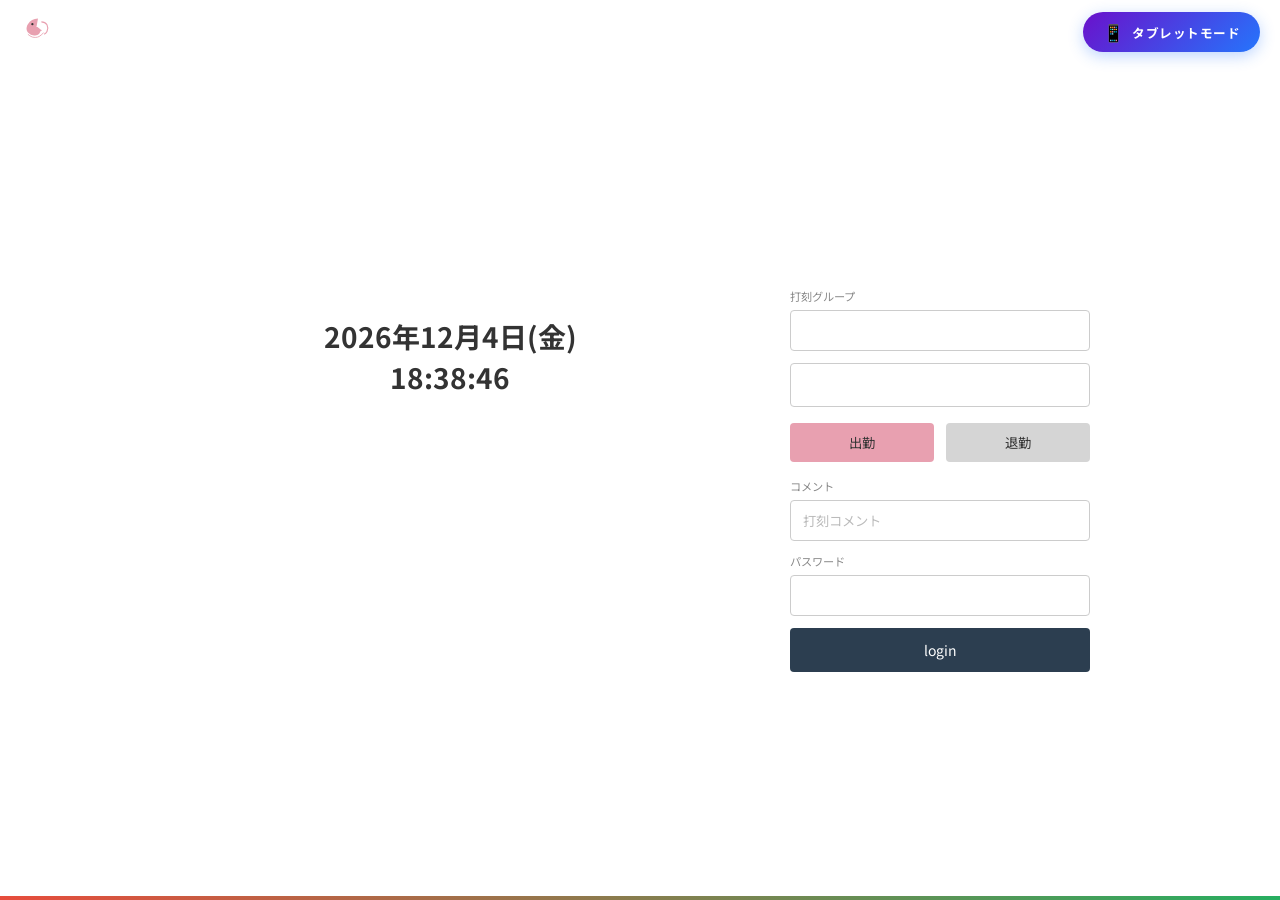
<file: index.html>
<!DOCTYPE html>
<html lang="ja">

<head>
  <meta charset="UTF-8">
  <meta name="viewport" content="width=device-width, initial-scale=1.0">
  <title>勤怠システム - 打刻・ログイン</title>
  <meta name="description" content="勤怠管理システム - 打刻・ログイン画面">
  <link rel="preconnect" href="https://fonts.googleapis.com">
  <link rel="preconnect" href="https://fonts.gstatic.com" crossorigin>
  <link href="https://fonts.googleapis.com/css2?family=Noto+Sans+JP:wght@400;500;700&display=swap" rel="stylesheet">
  <link rel="stylesheet" href="css/style.css">
</head>

<body>
  <div class="login-page">
    <!-- Logo & Mode Toggles -->
    <div style="padding: 12px 20px; display: flex; justify-content: space-between; align-items: center;">
      <img src="assets/logo.svg" alt="Logo" style="width: 36px; height: 36px;">
      <div class="mode-toggles">
        <button class="btn btn-tablet-mode" id="btnTabletMode" onclick="toggleTabletMode()">
          <span class="icon">📱</span>
          <span>タブレットモード</span>
        </button>
        <button class="btn btn-pc-mode" id="btnPcMode" onclick="switchToPcMode()" style="display: none;">
          <span class="icon">💻</span>
          <span>PCモード</span>
        </button>
      </div>
    </div>

    <!-- Main Content -->
    <div class="login-container">
      <div class="login-content">
        <!-- Left: Clock Display -->
        <div class="login-left">
          <div class="clock-display">
            <div class="date" id="currentDate">2026年2月20日(金)</div>
            <div class="time" id="currentTime">12:05:41</div>
          </div>
        </div>

        <!-- Right: Form -->
        <div class="login-right">
          <!-- 打刻グループ -->
          <div class="form-group">
            <label>打刻グループ</label>
            <input type="text" class="form-input" id="clockGroup" placeholder="">
          </div>

          <!-- 社員番号 -->
          <div class="form-group">
            <input type="text" class="form-input" id="employeeId" placeholder=""
              style="text-align: center; font-size: 1.1rem;">
          </div>

          <!-- 出勤・退勤ボタン -->
          <div class="clock-buttons">
            <button class="btn btn-pink" id="btnClockIn" onclick="handleClockIn()">出勤</button>
            <button class="btn btn-pink" id="btnClockOut" onclick="handleClockOut()"
              style="background-color: #d5d5d5;">退勤</button>
          </div>

          <!-- コメント -->
          <div class="form-group">
            <label>コメント</label>
            <input type="text" class="form-input" id="clockComment" placeholder="打刻コメント">
          </div>

          <!-- パスワード -->
          <div class="form-group">
            <label>パスワード</label>
            <input type="password" class="form-input" id="password">
          </div>

          <!-- ログインボタン -->
          <button class="btn btn-login" id="btnLogin" onclick="handleLogin()">login</button>
        </div>
      </div>
    </div>

    <!-- Footer Line -->
    <div class="login-footer"></div>
  </div>

  <!-- Toast -->
  <div class="toast" id="toast"></div>

  <script src="js/app.js"></script>
  <script src="js/clock.js"></script>
</body>

</html>
</file>
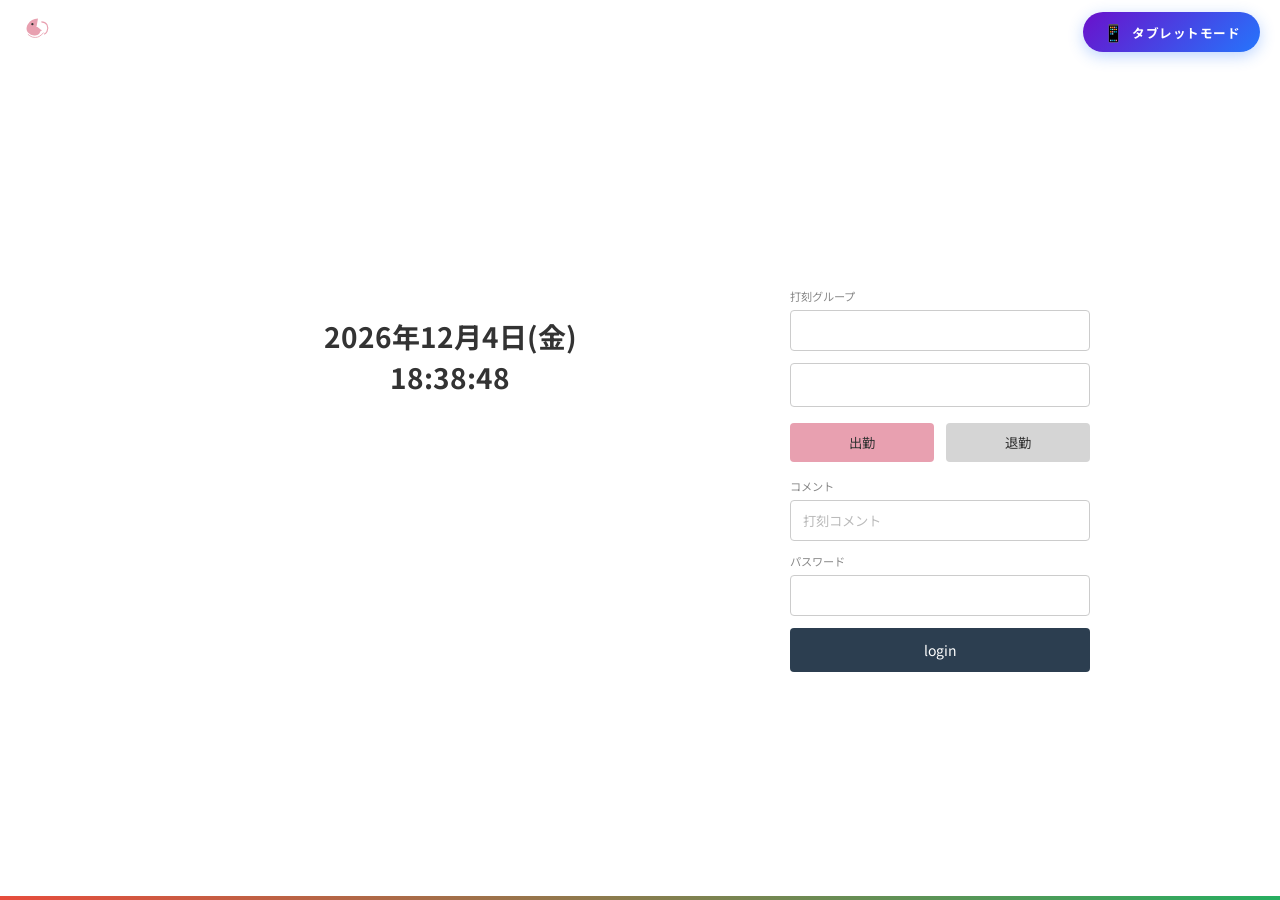
<file: attendance.html>
<!DOCTYPE html>
<html lang="ja">

<head>
    <meta charset="UTF-8">
    <meta name="viewport" content="width=device-width, initial-scale=1.0">
    <title>勤怠システム - 勤怠一覧</title>
    <meta name="description" content="勤怠管理システム - 月次勤怠一覧画面">
    <link rel="preconnect" href="https://fonts.googleapis.com">
    <link rel="preconnect" href="https://fonts.gstatic.com" crossorigin>
    <link href="https://fonts.googleapis.com/css2?family=Noto+Sans+JP:wght@400;500;700&display=swap" rel="stylesheet">
    <link rel="stylesheet" href="css/style.css">
</head>

<body>
    <div class="attendance-page">
        <!-- Header -->
        <header class="header">
            <div class="header-left">
                <img src="assets/logo.svg" alt="Logo" class="logo">
                <div class="nav-menu-wrapper">
                    <span class="grid-icon" onclick="toggleNavMenu()">⠿</span>
                    <div class="nav-popover" id="navPopover">
                        <span class="nav-popover-close" onclick="closeNavMenu()">✕</span>
                        <button class="btn btn-display" onclick="goToTop()">トップ</button>
                    </div>
                </div>
                <div class="group-info">
                    <span>G_表示月</span>
                </div>
                <div class="attendance-toolbar">
                    <div class="month-selector">
                        <input type="month" id="monthSelector" value="2026-02">
                    </div>
                    <button class="btn btn-display" onclick="loadMonthData()">表示</button>
                </div>
            </div>
            <div class="header-right">
                <span class="employee-info" id="employeeNumber">1000105</span>
                <span class="user-name" id="headerUserName">test 太郎</span>
                <button class="btn-logout" onclick="handleLogout()">ログアウト</button>
            </div>
        </header>

        <!-- Summary Section -->
        <div class="summary-section">
            <!-- 勤務日数 -->
            <div class="summary-box">
                <div class="summary-title">勤務日数</div>
                <div class="summary-content">
                    <div class="summary-grid">
                        <div class="summary-item">
                            <span class="item-label">出勤日数</span>
                            <span class="item-value" id="sumWorkDays">3</span>
                        </div>
                        <div class="summary-item">
                            <span class="item-label">欠勤日数</span>
                            <span class="item-value" id="sumAbsentDays">0</span>
                        </div>
                        <div class="summary-item">
                            <span class="item-label">遅刻早退回数</span>
                            <span class="item-value" id="sumLateDays">0</span>
                        </div>
                        <div class="summary-item">
                            <span class="item-label">休日出勤日数</span>
                            <span class="item-value" id="sumHolidayWorkDays">0</span>
                        </div>
                        <div class="summary-item">
                            <span class="item-label">欠勤日数</span>
                            <span class="item-value" id="sumAbsentDays2">0</span>
                        </div>
                        <div class="summary-item">
                            <span class="item-label">有給取得回数</span>
                            <span class="item-value" id="sumPaidLeaveDays">0</span>
                        </div>
                        <div class="summary-item">
                            <span class="item-label">休日日数</span>
                            <span class="item-value" id="sumHolidays">0</span>
                        </div>
                        <div class="summary-item">
                            <span class="item-label">特別休暇取得日数</span>
                            <span class="item-value" id="sumSpecialLeaveDays">0</span>
                        </div>
                    </div>
                </div>
            </div>

            <!-- 勤務時間 -->
            <div class="summary-box">
                <div class="summary-title">勤務時間</div>
                <div class="summary-content">
                    <div class="summary-grid">
                        <div class="summary-item">
                            <span class="item-label">勤務時間</span>
                            <span class="item-value" id="sumWorkHours">00:00</span>
                        </div>
                        <div class="summary-item">
                            <span class="item-label">実労働時間</span>
                            <span class="item-value" id="sumActualHours">00:00</span>
                        </div>
                        <div class="summary-item">
                            <span class="item-label">所定外勤務時間</span>
                            <span class="item-value" id="sumOvertimeHours">00:00</span>
                        </div>
                        <div class="summary-item">
                            <span class="item-label">申請済残業時間</span>
                            <span class="item-value" id="sumApprovedOvertime"></span>
                        </div>
                        <div class="summary-item">
                            <span class="item-label">深夜勤務時間</span>
                            <span class="item-value" id="sumNightHours">07:00</span>
                        </div>
                        <div class="summary-item">
                            <span class="item-label">週超_元年時間</span>
                            <span class="item-value" id="sumWeeklyOvertime"></span>
                        </div>
                        <div class="summary-item">
                            <span class="item-label">休日勤務時間</span>
                            <span class="item-value" id="sumHolidayWorkHours">0</span>
                        </div>
                    </div>
                </div>
            </div>
        </div>

        <!-- Attendance Table -->
        <div class="attendance-table-wrapper">
            <table class="attendance-table" id="attendanceTable">
                <thead>
                    <tr>
                        <th>日付</th>
                        <th>スケジュール</th>
                        <th>業務</th>
                        <th>休日/休暇</th>
                        <th>打刻グループ</th>
                        <th>勤務時間</th>
                        <th>残業時間</th>
                        <th>日次_元年時間</th>
                        <th>出勤コメント</th>
                        <th></th>
                    </tr>
                </thead>
                <tbody id="attendanceBody">
                    <!-- JSで動的に生成 -->
                </tbody>
            </table>
        </div>

        <!-- 編集モーダル -->
        <div class="modal-overlay" id="modalEdit">
            <div class="modal">
                <div class="modal-title">勤怠編集</div>
                <div class="form-group">
                    <label>日付</label>
                    <input type="text" class="form-input" id="editDate" readonly>
                </div>
                <div class="form-group">
                    <label>出勤時刻</label>
                    <input type="time" class="form-input" id="editClockIn">
                </div>
                <div class="form-group">
                    <label>退勤時刻</label>
                    <input type="time" class="form-input" id="editClockOut">
                </div>
                <div class="form-group">
                    <label>業務</label>
                    <input type="text" class="form-input" id="editTask">
                </div>
                <div class="form-group">
                    <label>コメント</label>
                    <textarea class="form-input" id="editComment" rows="2"></textarea>
                </div>
                <div class="modal-actions">
                    <button class="btn btn-cancel" onclick="closeEditModal()">キャンセル</button>
                    <button class="btn btn-submit" onclick="saveEdit()">保存</button>
                </div>
            </div>
        </div>
    </div>

    <!-- Toast -->
    <div class="toast" id="toast"></div>

    <script src="js/app.js"></script>
    <script src="js/attendance.js"></script>
</body>

</html>
</file>
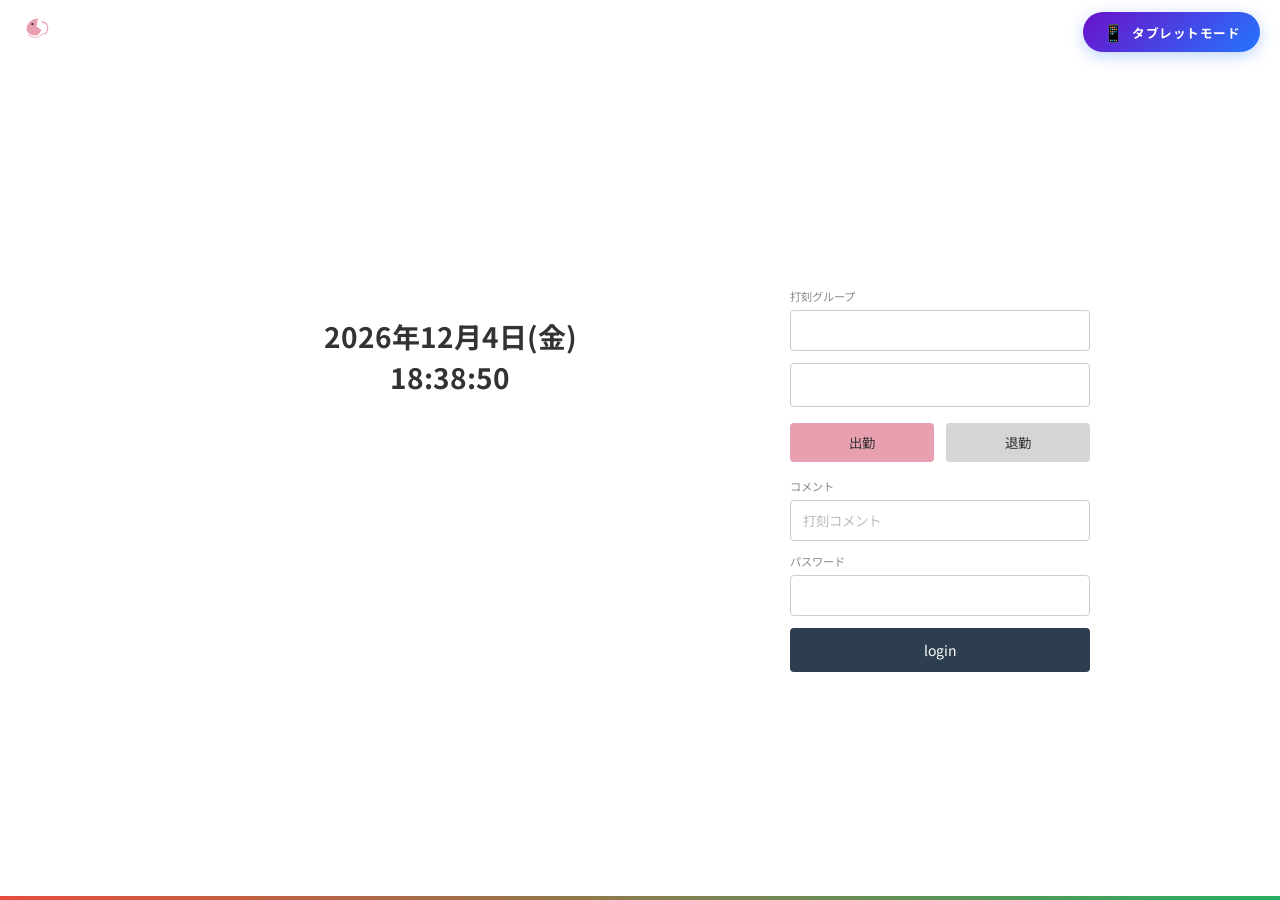
<file: dashboard.html>
<!DOCTYPE html>
<html lang="ja">

<head>
    <meta charset="UTF-8">
    <meta name="viewport" content="width=device-width, initial-scale=1.0">
    <title>勤怠システム - ダッシュボード</title>
    <meta name="description" content="勤怠管理システム - ダッシュボード画面">
    <link rel="preconnect" href="https://fonts.googleapis.com">
    <link rel="preconnect" href="https://fonts.gstatic.com" crossorigin>
    <link href="https://fonts.googleapis.com/css2?family=Noto+Sans+JP:wght@400;500;700&display=swap" rel="stylesheet">
    <link rel="stylesheet" href="css/style.css">
</head>

<body>
    <div class="attendance-page">
        <!-- Header -->
        <header class="header">
            <div class="header-left">
                <img src="assets/logo.svg" alt="Logo" class="logo">
                <div class="nav-menu-wrapper">
                    <span class="grid-icon" onclick="toggleNavMenu()">⠿</span>
                    <div class="nav-popover" id="navPopover">
                        <span class="nav-popover-close" onclick="closeNavMenu()">✕</span>
                        <button class="btn btn-display" onclick="goToTop()">トップ</button>
                    </div>
                </div>
                <div class="group-info">
                    <div class="label">打刻グループ</div>
                    <div id="headerGroupName">さぬき営繕・医務</div>
                </div>
            </div>
            <div class="header-right">
                <span class="admin-link" onclick="goToAdmin()">管理者画面</span>
                <span class="user-name" id="headerUserName">テスト 太郎</span>
                <button class="btn-logout" onclick="handleLogout()">ログアウト</button>
            </div>
        </header>

        <!-- Status Bar -->
        <div class="status-bar off" id="statusBar">勤務外</div>

        <!-- Main Content -->
        <div class="dashboard-main">
            <!-- Left Side -->
            <div class="dashboard-left">
                <!-- Clock -->
                <div class="clock-display" style="margin: 30px 0;">
                    <div class="date" id="currentDate">2026年2月20日(金)</div>
                    <div class="time" id="currentTime">12:06:36</div>
                </div>

                <!-- Schedule Info -->
                <div style="margin-top: 30px;">
                    <div class="info-row">
                        <span class="info-label">スケジュール</span>
                        <div class="info-value">
                            <input type="text" id="scheduleStart" readonly>
                            <span>～</span>
                            <input type="text" id="scheduleEnd" readonly>
                        </div>
                    </div>
                    <div class="info-row">
                        <span class="info-label">実績</span>
                        <div class="info-value">
                            <input type="text" id="actualStart" readonly>
                            <span>～</span>
                            <input type="text" id="actualEnd" readonly>
                        </div>
                    </div>
                </div>

                <!-- 残数 -->
                <div class="section-label" style="margin-top: 30px;">残数</div>
                <div id="remainingInfo" style="padding-left: 10px;">
                    <!-- 残数情報がここに表示される -->
                </div>
            </div>

            <!-- Right Side -->
            <div class="dashboard-right">
                <button class="btn btn-pink" onclick="goToAttendance()">打刻修正申請</button>
                <button class="btn btn-pink" onclick="goToAttendance()">残業申請</button>
                <button class="btn btn-pink" onclick="goToAttendance()">休日出勤申請</button>

                <div style="margin-top: 30px;">
                    <button class="btn btn-pink" onclick="goToRequestList()">申請一覧</button>
                </div>
            </div>
        </div>

        <!-- 打刻修正申請モーダル -->
        <div class="modal-overlay" id="modalCorrection">
            <div class="modal">
                <div class="modal-title">打刻修正申請</div>
                <div class="form-group">
                    <label>対象日</label>
                    <input type="date" class="form-input" id="correctionDate">
                </div>
                <div class="form-group">
                    <label>修正後の出勤時刻</label>
                    <input type="time" class="form-input" id="correctionClockIn">
                </div>
                <div class="form-group">
                    <label>修正後の退勤時刻</label>
                    <input type="time" class="form-input" id="correctionClockOut">
                </div>
                <div class="form-group">
                    <label>理由</label>
                    <textarea class="form-input" id="correctionReason" rows="3" placeholder="修正理由を入力してください"></textarea>
                </div>
                <div class="modal-actions">
                    <button class="btn btn-cancel" onclick="closeModal('correction')">キャンセル</button>
                    <button class="btn btn-submit" onclick="submitCorrection()">申請</button>
                </div>
            </div>
        </div>

        <!-- 残業申請モーダル -->
        <div class="modal-overlay" id="modalOvertime">
            <div class="modal">
                <div class="modal-title">残業申請</div>
                <div class="form-group">
                    <label>対象日</label>
                    <input type="date" class="form-input" id="overtimeDate">
                </div>
                <div class="form-group">
                    <label>予定残業時間</label>
                    <input type="time" class="form-input" id="overtimeHours">
                </div>
                <div class="form-group">
                    <label>理由</label>
                    <textarea class="form-input" id="overtimeReason" rows="3" placeholder="残業理由を入力してください"></textarea>
                </div>
                <div class="modal-actions">
                    <button class="btn btn-cancel" onclick="closeModal('overtime')">キャンセル</button>
                    <button class="btn btn-submit" onclick="submitOvertime()">申請</button>
                </div>
            </div>
        </div>

        <!-- 休日出勤申請モーダル -->
        <div class="modal-overlay" id="modalHoliday">
            <div class="modal">
                <div class="modal-title">休日出勤申請</div>
                <div class="form-group">
                    <label>対象日</label>
                    <input type="date" class="form-input" id="holidayDate">
                </div>
                <div class="form-group">
                    <label>予定勤務時間</label>
                    <div style="display: flex; gap: 8px; align-items: center;">
                        <input type="time" class="form-input" id="holidayStart" style="flex:1">
                        <span>～</span>
                        <input type="time" class="form-input" id="holidayEnd" style="flex:1">
                    </div>
                </div>
                <div class="form-group">
                    <label>理由</label>
                    <textarea class="form-input" id="holidayReason" rows="3" placeholder="休日出勤の理由を入力してください"></textarea>
                </div>
                <div class="modal-actions">
                    <button class="btn btn-cancel" onclick="closeModal('holiday')">キャンセル</button>
                    <button class="btn btn-submit" onclick="submitHoliday()">申請</button>
                </div>
            </div>
        </div>
    </div>

    <!-- Toast -->
    <div class="toast" id="toast"></div>

    <script src="js/app.js"></script>
    <script src="js/dashboard.js"></script>
</body>

</html>
</file>
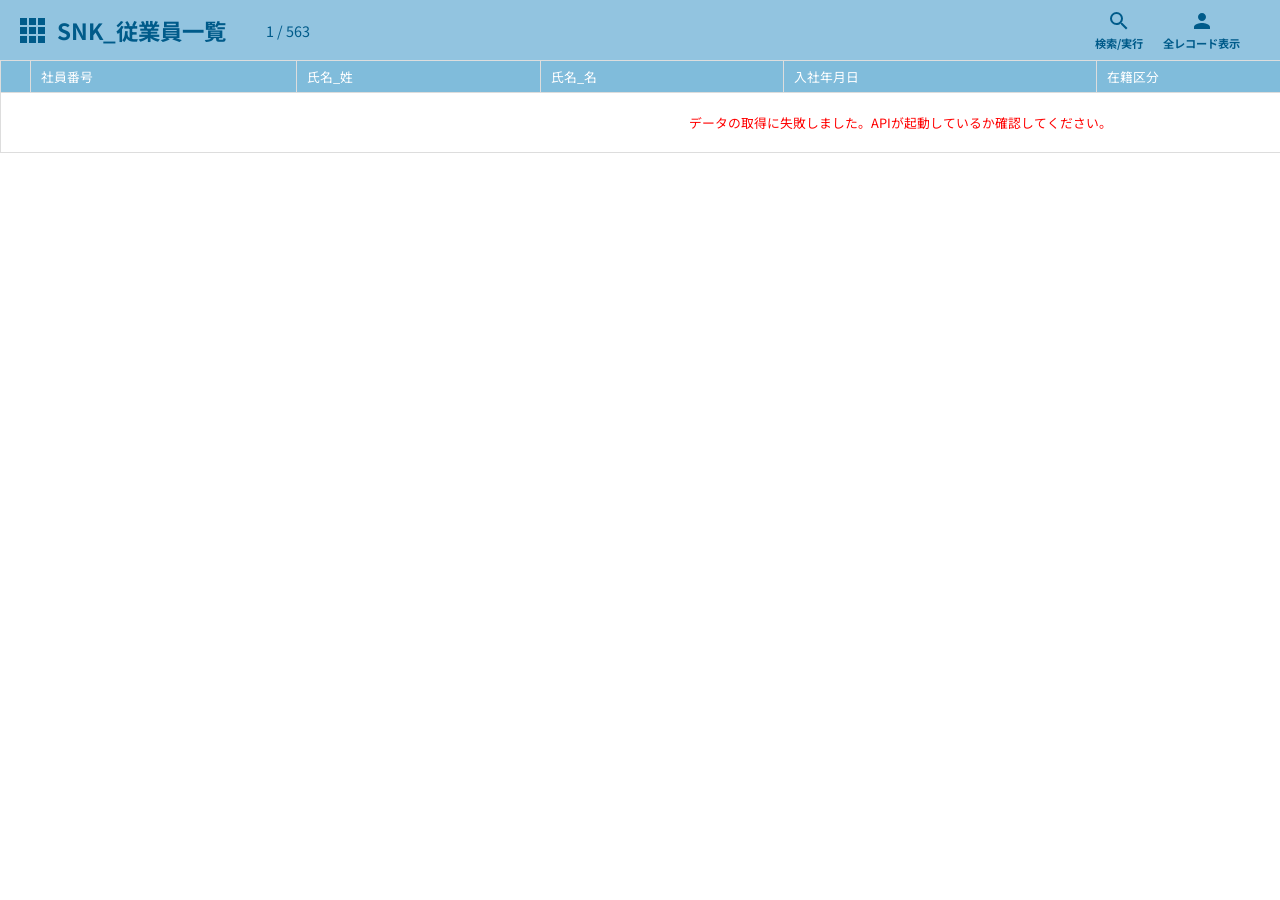
<file: employee-list.html>
<!DOCTYPE html>
<html lang="ja">
<head>
    <meta charset="UTF-8">
    <meta name="viewport" content="width=device-width, initial-scale=1.0">
    <title>SNK_従業員一覧</title>
    <link href="https://fonts.googleapis.com/css2?family=Noto+Sans+JP:wght@400;500;700&display=swap" rel="stylesheet">
    <style>
        :root {
            --primary-blue: #92c4e0;
            --header-dark-blue: #005b8a;
            --text-main: #333;
            --table-header-bg: #80bcdb; /* slightly darker light-blue for table header */
            --border-color: #ddd;
        }

        * {
            box-sizing: border-box;
            margin: 0;
            padding: 0;
        }

        body {
            font-family: 'Noto Sans JP', sans-serif;
            color: var(--text-main);
            background-color: #f5f5f5;
            min-height: 100vh;
            display: flex;
            flex-direction: column;
        }

        /* Header */
        .emp-list-header {
            background-color: var(--primary-blue);
            height: 60px;
            display: flex;
            align-items: center;
            justify-content: flex-start;
            padding: 0 20px;
            position: sticky;
            top: 0;
            z-index: 100;
        }

        .header-logo {
            display: flex;
            align-items: center;
            gap: 12px;
            font-size: 1.4rem;
            font-weight: bold;
            color: var(--header-dark-blue);
            text-decoration: none;
            margin-right: 40px;
        }

        .logo-dots {
            display: grid;
            grid-template-columns: repeat(3, 7px);
            gap: 2px;
        }

        .logo-dots span {
            width: 7px;
            height: 7px;
            background-color: var(--header-dark-blue);
        }

        .record-count {
            font-size: 0.9rem;
            color: var(--header-dark-blue);
            margin-right: auto; /* Pushes the next items to the right */
        }

        .header-actions {
            display: flex;
            align-items: center;
            gap: 20px;
            margin-right: 20px;
        }

        .action-icon {
            display: flex;
            flex-direction: column;
            align-items: center;
            font-size: 0.7rem;
            color: var(--header-dark-blue);
            cursor: pointer;
            font-weight: bold;
        }

        .action-icon svg {
            width: 24px;
            height: 24px;
            fill: currentColor;
            margin-bottom: 2px;
        }

        /* Main Content */
        .emp-list-main {
            flex: 1;
            padding: 0;
            overflow: auto;
            background-color: #fff;
        }

        table.list-table {
            width: 100%;
            border-collapse: collapse;
            font-size: 0.8rem;
            min-width: 1800px; /* Force wide table for horizontal scrolling if needed */
        }

        .list-table th, .list-table td {
            border: 1px solid var(--border-color);
            padding: 6px 10px;
            text-align: left;
            white-space: nowrap;
            overflow: hidden;
            text-overflow: ellipsis;
        }

        .list-table th {
            background-color: var(--table-header-bg);
            color: white;
            font-weight: normal;
            position: sticky;
            top: 0;
            z-index: 10;
        }

        .list-table td {
            color: #333;
            height: 30px;
        }
        
        /* The indicator column */
        .col-indicator {
            width: 30px;
            text-align: center !important;
            padding: 0 !important;
            color: #333;
        }

        .row-active .col-indicator {
            color: #000;
            font-size: 14px;
        }

        .list-table tbody tr:hover {
            background-color: #f0f7fb;
        }

        .text-center { text-align: center !important; }

    </style>
</head>
<body>

    <header class="emp-list-header">
        <a href="admin.html" class="header-logo">
            <div class="logo-dots">
                <span></span><span></span><span></span>
                <span></span><span></span><span></span>
                <span></span><span></span><span></span>
            </div>
            SNK_従業員一覧
        </a>

        <div class="record-count">
            1 / 563
        </div>
        
        <div class="header-actions">
            <!-- 検索/実行 -->
            <div class="action-icon">
                <svg viewBox="0 0 24 24"><path d="M15.5 14h-.79l-.28-.27A6.471 6.471 0 0 0 16 9.5 6.5 6.5 0 1 0 9.5 16c1.61 0 3.09-.59 4.23-1.57l.27.28v.79l5 4.99L20.49 19l-4.99-5zm-6 0C7.01 14 5 11.99 5 9.5S7.01 5 9.5 5 14 7.01 14 9.5 11.99 14 9.5 14z"/></svg>
                <span>検索/実行</span>
            </div>
            <!-- 全レコード表示 -->
            <div class="action-icon">
                <svg viewBox="0 0 24 24"><path d="M12 12c2.21 0 4-1.79 4-4s-1.79-4-4-4-4 1.79-4 4 1.79 4 4 4zm0 2c-2.67 0-8 1.34-8 4v2h16v-2c0-2.66-5.33-4-8-4z"/></svg>
                <span>全レコード表示</span>
            </div>
        </div>
    </header>

    <main class="emp-list-main">
        <table class="list-table" id="employeeTable">
            <thead>
                <tr>
                    <th class="col-indicator"></th>
                    <th>社員番号</th>
                    <th>氏名_姓</th>
                    <th>氏名_名</th>
                    <th>入社年月日</th>
                    <th>在籍区分</th>
                    <th>郵便番号</th>
                    <th>住所</th>
                </tr>
            </thead>
            <tbody id="employeeListBody">
                <!-- Data will be loaded here -->
            </tbody>
        </table>
    </main>

    <script src="js/app.js"></script>
    <script>
        document.addEventListener('DOMContentLoaded', async () => {
            await loadEmployeeList();
        });

        async function loadEmployeeList() {
            const body = document.getElementById('employeeListBody');
            const countEl = document.querySelector('.record-count');
            
            try {
                const response = await fetch(`${CONFIG.API_BASE_URL}/Employee/search`, {
                    headers: { 'Authorization': `Bearer ${sessionStorage.getItem('jwt_token')}` }
                });
                const employees = await response.json();

                body.innerHTML = '';
                employees.forEach((emp, index) => {
                    const tr = document.createElement('tr');
                    tr.style.cursor = 'pointer';
                    tr.onclick = () => {
                        // マスタ画面へ遷移（社員番号を渡す想定）
                        window.location.href = `employee-master.html?id=${emp.社員番号}`;
                    };
                    
                    const hireDate = emp.入社年月日 ? emp.入社年月日.substring(0, 10).replace(/-/g, '/') : '';
                    
                    tr.innerHTML = `
                        <td class="col-indicator">▶</td>
                        <td>${emp.社員番号 || ''}</td>
                        <td>${emp.氏名_姓 || ''}</td>
                        <td>${emp.氏名_名 || ''}</td>
                        <td>${hireDate}</td>
                        <td><span class="status-badge" style="background-color: ${emp.在籍区分名称 === '在職' ? '#4cae4c' : '#f44336'}">${emp.在籍区分名称 || ''}</span></td>
                        <td>${emp.郵便番号 || ''}</td>
                        <td>${emp.住所 || ''}</td>
                    `;
                    body.appendChild(tr);
                });

                countEl.textContent = `${employees.length} / ${employees.length} レコード`;

            } catch (err) {
                console.error('一覧取得失敗:', err);
                body.innerHTML = '<tr><td colspan="8" style="text-align:center; padding: 20px; color: red;">データの取得に失敗しました。APIが起動しているか確認してください。</td></tr>';
            }
        }
    </script>
</body>
</html>
</file>
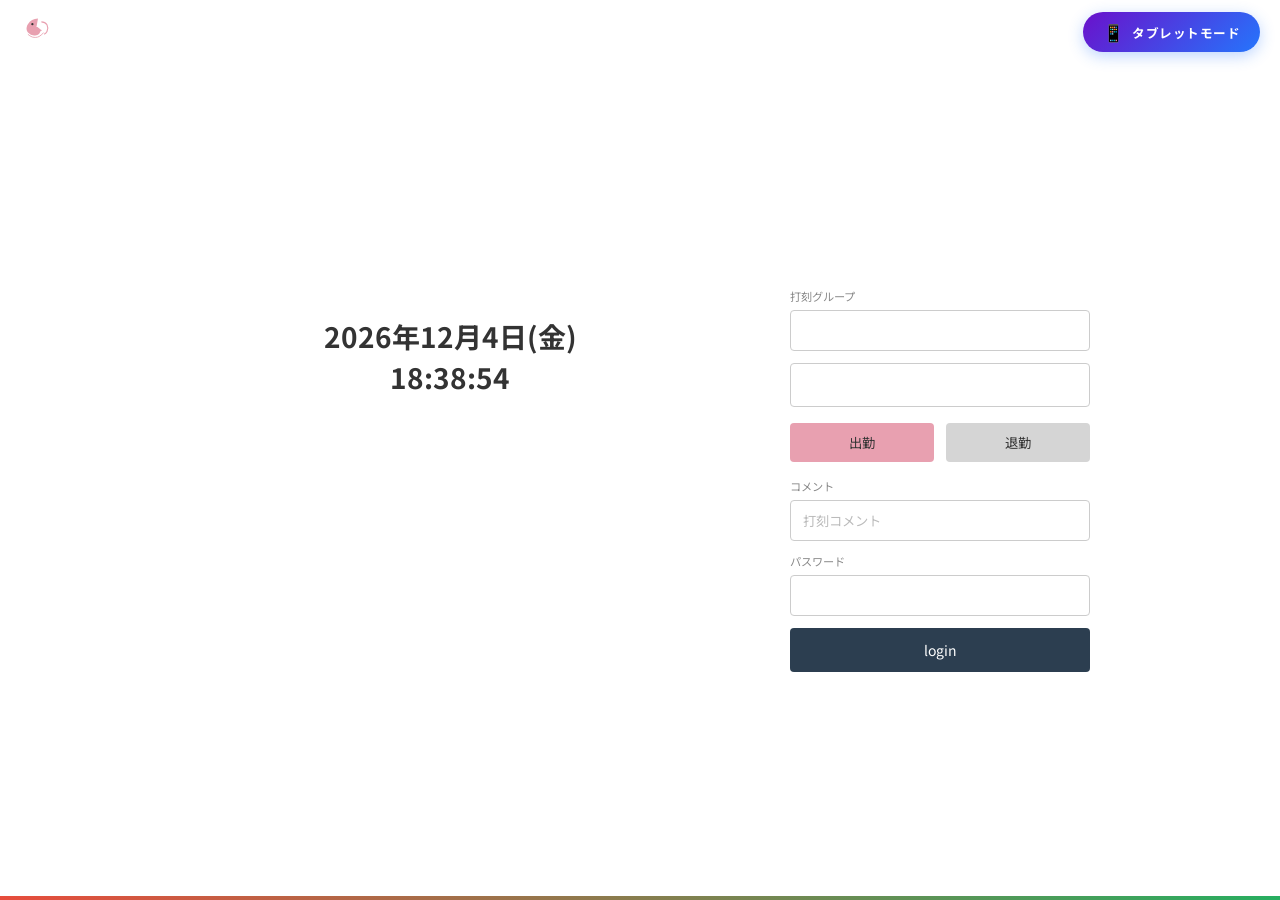
<file: request-list.html>
<!DOCTYPE html>
<html lang="ja">

<head>
    <meta charset="UTF-8">
    <meta name="viewport" content="width=device-width, initial-scale=1.0">
    <title>勤怠システム - 申請一覧</title>
    <meta name="description" content="勤怠管理システム - 申請一覧画面">
    <link rel="preconnect" href="https://fonts.googleapis.com">
    <link rel="preconnect" href="https://fonts.gstatic.com" crossorigin>
    <link href="https://fonts.googleapis.com/css2?family=Noto+Sans+JP:wght@400;500;700&display=swap" rel="stylesheet">
    <link rel="stylesheet" href="css/style.css">
</head>

<body>
    <div class="attendance-page">
        <!-- Header -->
        <header class="header">
            <div class="header-left">
                <img src="assets/logo.svg" alt="Logo" class="logo">
                <div class="nav-menu-wrapper">
                    <span class="grid-icon" onclick="toggleNavMenu()">⠿</span>
                    <div class="nav-popover" id="navPopover">
                        <span class="nav-popover-close" onclick="closeNavMenu()">✕</span>
                        <button class="btn btn-display" onclick="goToTop()">トップ</button>
                    </div>
                </div>
                <div class="group-info">
                    <span>表示月</span>
                </div>
                <div class="attendance-toolbar">
                    <div class="month-selector">
                        <label class="month-label">申請種別</label>
                        <select class="form-input" id="requestTypeFilter"
                            style="width: auto; padding: 6px 10px; font-size: 0.85rem;">
                            <option value="">すべて</option>
                            <option value="打刻修正申請">打刻修正申請</option>
                            <option value="残業申請">残業申請</option>
                            <option value="休日出勤申請">休日出勤申請</option>
                        </select>
                    </div>
                    <div class="month-selector">
                        <label class="month-label">対象期間</label>
                        <input type="month" id="requestMonthFilter"
                            style="padding: 6px 10px; border: 1px solid var(--primary-blue); border-radius: var(--radius); font-size: 0.85rem;">
                    </div>
                    <button class="btn btn-display" onclick="loadRequestList()">表示</button>
                </div>
            </div>
            <div class="header-right">
                <span class="admin-link" onclick="goToAdmin()">管理者画面</span>
                <span class="user-name" id="headerUserName">テスト 太郎</span>
            </div>
        </header>

        <!-- Request List Table -->
        <div class="attendance-table-wrapper" style="padding-top: 10px;">
            <table class="attendance-table" id="requestTable">
                <thead>
                    <tr>
                        <th>打刻グループ</th>
                        <th>申請日</th>
                        <th>該当日</th>
                        <th>申請区分</th>
                        <th>開始時刻</th>
                        <th>終了時刻</th>
                        <th>理由</th>
                        <th>申請承認FLG</th>
                        <th>承認否認者</th>
                        <th>承認否認日</th>
                    </tr>
                </thead>
                <tbody id="requestBody">
                    <!-- JSで動的に生成 -->
                </tbody>
            </table>
        </div>
    </div>

    <!-- Toast -->
    <div class="toast" id="toast"></div>

    <script src="js/app.js"></script>
    <script src="js/request-list.js"></script>
</body>

</html>
</file>
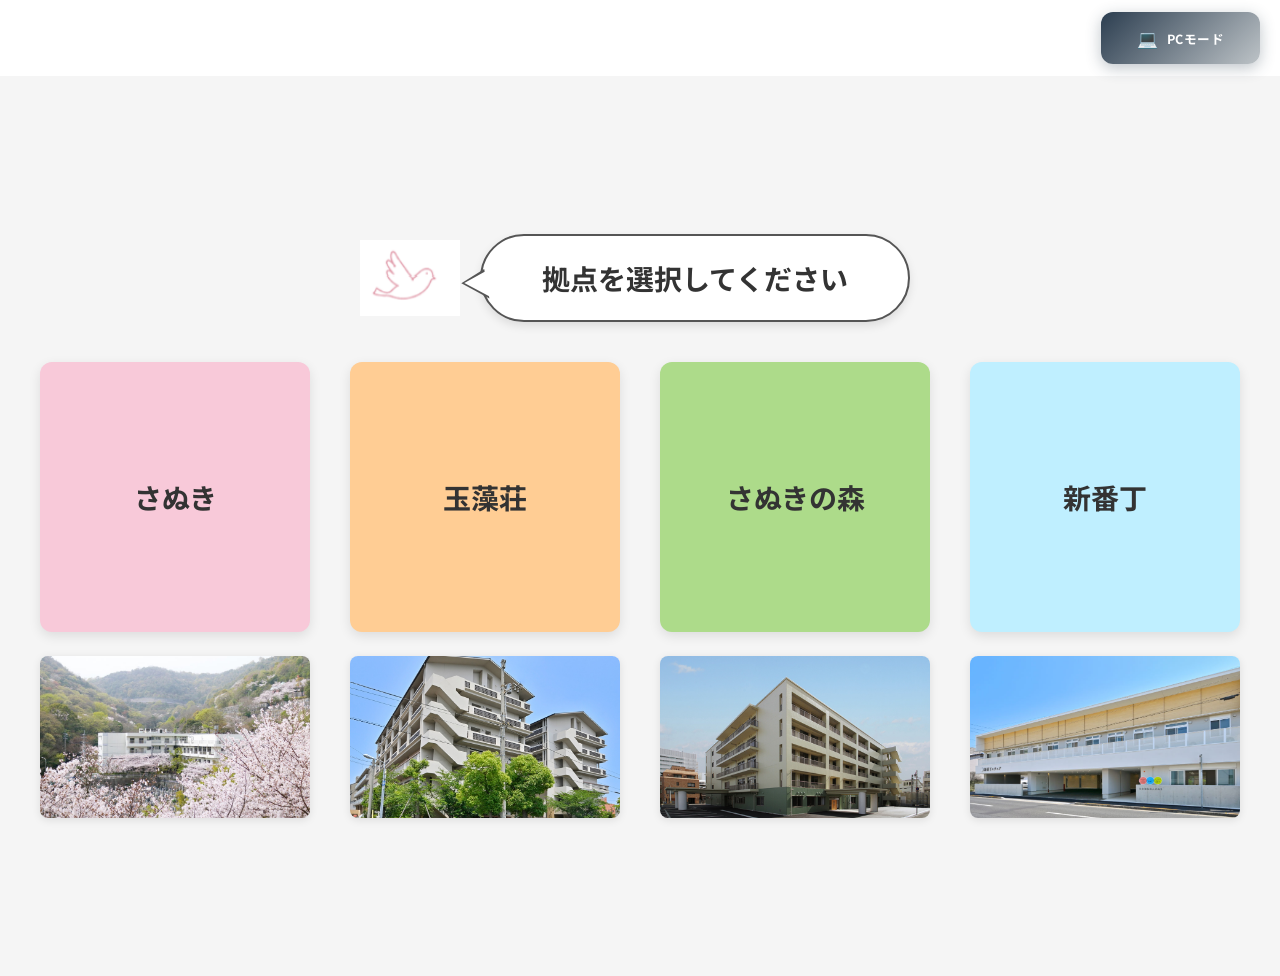
<file: tablet-clock.html>
<!DOCTYPE html>
<html lang="ja">

<head>
    <meta charset="UTF-8">
    <meta name="viewport" content="width=device-width, initial-scale=1.0">
    <title>勤怠システム - 打刻</title>
    <link rel="preconnect" href="https://fonts.googleapis.com">
    <link rel="preconnect" href="https://fonts.gstatic.com" crossorigin>
    <link href="https://fonts.googleapis.com/css2?family=Noto+Sans+JP:wght@400;500;700&display=swap" rel="stylesheet">
    <link rel="stylesheet" href="css/style.css">
    <style>
        .back-link {
            display: flex;
            flex-direction: column;
            align-items: center;
            cursor: pointer;
            color: var(--primary-blue);
            text-decoration: none;
            gap: 8px;
        }

        .back-icon {
            width: 0;
            height: 0;
            border-top: 20px solid transparent;
            border-bottom: 20px solid transparent;
            border-right: 30px solid var(--primary-blue-light);
        }

        .clock-main {
            max-width: 600px;
            margin: 0 auto;
            text-align: center;
            padding-top: 40px;
        }

        .member-name-large {
            font-size: 3rem;
            font-weight: bold;
            margin: 30px 0;
            color: #444;
        }

        .tablet-btn-group {
            display: flex;
            gap: 20px;
            margin-bottom: 30px;
        }

        .tablet-btn-clock {
            flex: 1;
            font-size: 3rem;
            font-weight: bold;
            padding: 40px 0;
            border-radius: 12px;
            border: none;
            color: #fff;
            cursor: pointer;
            box-shadow: 0 4px 12px rgba(0, 0, 0, 0.1);
        }

        .btn-in {
            background-color: #f8c9d9;
            color: #fff;
        }

        .btn-out {
            background-color: #e0e0e0;
            color: #fff;
        }
    </style>
</head>

<body class="tablet-mode">
    <div style="padding: 40px; display: flex; align-items: flex-start; gap: 60px;">
        <!-- Left: Back button -->
        <a href="tablet-member-selection.html" class="back-link">
            <div class="back-icon"></div>
            <div style="font-weight: bold;">一覧画面に戻る</div>
        </a>

        <!-- Right: Clocking Form -->
        <div class="clock-main">
            <div style="display: flex; align-items: center; justify-content: center; gap: 40px; margin-bottom: 20px;">
                <div style="font-size: 1.2rem; font-weight: bold;">打刻グループ</div>
                <div id="displayGroupName"
                    style="padding: 10px 40px; border: 1px solid #ddd; background: #fff; font-size: 1.2rem;">さぬき事務所
                </div>
            </div>

            <div id="memberCard"
                style="padding: 20px; border-radius: 15px; margin-bottom: 30px; position: relative; background-color: #f8c9d9;">
                <div id="workingBadge"
                    style="display: none; position: absolute; top: -10px; right: -10px; background: #fff; color: #ff0000; border: 2px solid #ff0000; border-radius: 50%; width: 70px; height: 70px; align-items: center; justify-content: center; font-weight: bold; font-size: 1.3rem; transform: rotate(15deg); box-shadow: 0 4px 8px rgba(0,0,0,0.15); z-index: 10;">
                    勤務</div>
                <div style="display: flex; justify-content: center; margin-bottom: 20px;">
                    <div id="displayMemberId"
                        style="padding: 10px 60px; border: 1px solid #ddd; background: #fff; font-size: 1.2rem;">1</div>
                </div>
                <div id="displayMemberName" class="member-name-large" style="margin: 0;">さぬき 太郎</div>
            </div>

            <div class="tablet-btn-group">
                <button class="tablet-btn-clock btn-in" id="btnClockIn" onclick="handleTabletClockIn()">出勤</button>
                <button class="tablet-btn-clock btn-out" id="btnClockOut" onclick="handleTabletClockOut()">退勤</button>
            </div>

            <div class="form-group" style="text-align: left;">
                <label style="font-size: 1rem; margin-bottom: 8px;">コメント</label>
                <input type="text" class="form-input" id="clockComment" placeholder="打刻コメント"
                    style="font-size: 1.5rem; padding: 20px;">
            </div>
        </div>
    </div>

    <!-- Toast -->
    <div class="toast" id="toast"></div>

    <script src="js/app.js"></script>
    <script src="js/tablet-clock.js"></script>
</body>

</html>
</file>
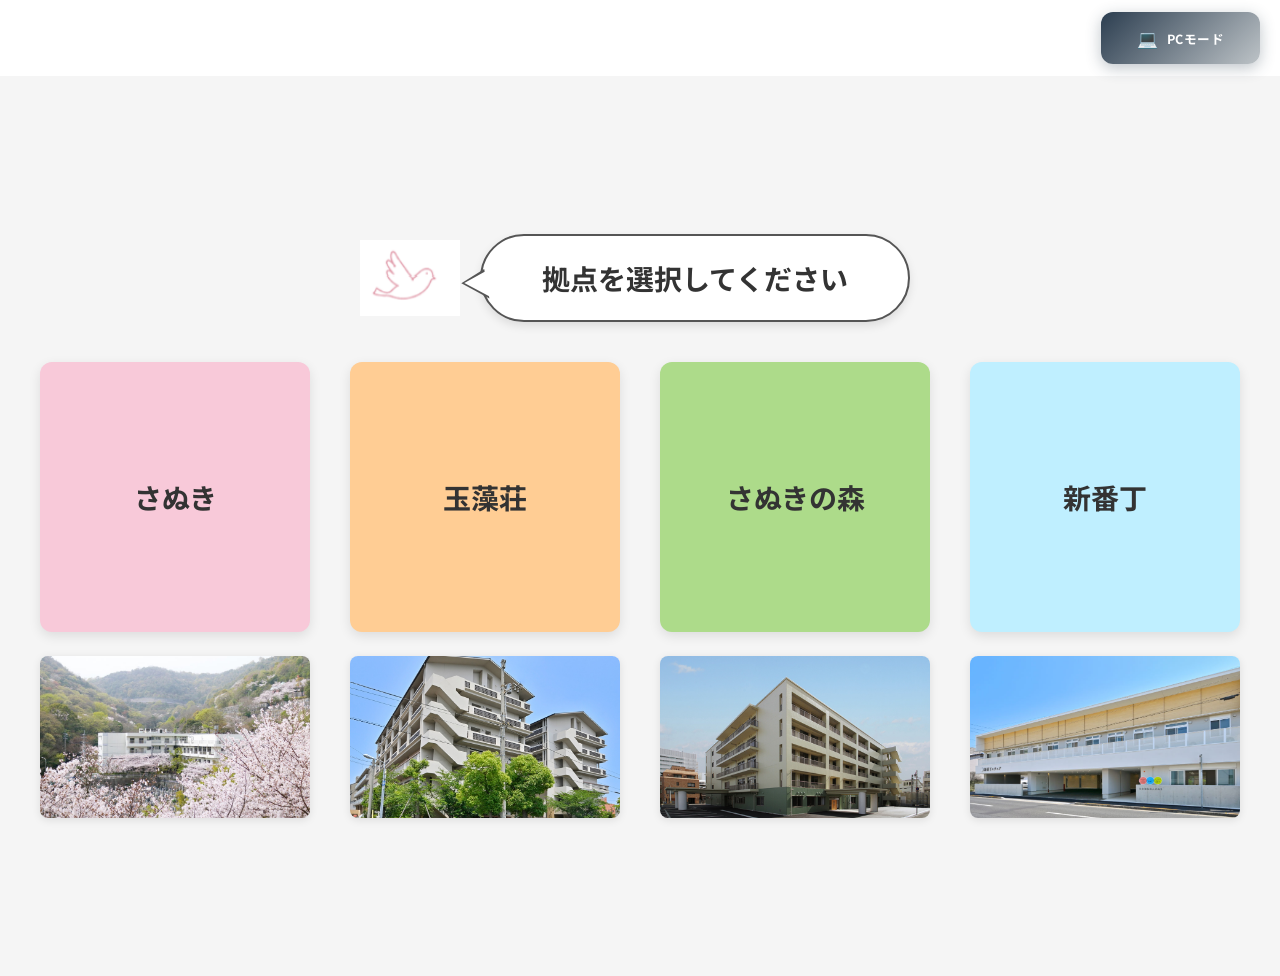
<file: tablet-member-selection.html>
<!DOCTYPE html>
<html lang="ja">

<head>
    <meta charset="UTF-8">
    <meta name="viewport" content="width=device-width, initial-scale=1.0">
    <title>勤怠システム - メンバー選択</title>
    <link rel="preconnect" href="https://fonts.googleapis.com">
    <link rel="preconnect" href="https://fonts.gstatic.com" crossorigin>
    <link href="https://fonts.googleapis.com/css2?family=Noto+Sans+JP:wght@400;500;700&display=swap" rel="stylesheet">
    <link rel="stylesheet" href="css/style.css">
    <style>
        .working-badge {
            position: absolute;
            bottom: 8px;
            right: 8px;
            background-color: #fff;
            border: 2px solid #a00;
            color: #a00;
            font-size: 0.75rem;
            font-weight: bold;
            padding: 2px 8px;
            border-radius: 20px;
            box-shadow: 0 2px 4px rgba(0, 0, 0, 0.1);
        }
    </style>
</head>

<body class="tablet-mode">
    <header class="header"
        style="justify-content: space-between; border-bottom: none; align-items: flex-start; padding: 20px;">
        <!-- Left: Clock & Back -->
        <div class="header-left" style="display: flex; flex-direction: column; align-items: flex-start; gap: 15px;">
            <div id="tabletClock" style="text-align: left;">
                <div id="tabletDate" style="font-size: 2.2rem; font-weight: bold; color: #333;">2026年3月2日(月)</div>
                <div id="tabletTime" style="font-size: 3.5rem; font-weight: bold; color: #333; line-height: 1;">17:15:44
                </div>
            </div>
            <div class="back-to-selection" onclick="window.location.href='tablet-selection.html'"
                style="display: flex; align-items: center; gap: 10px; cursor: pointer; color: #f8c9d9; font-weight: bold; font-size: 1.2rem;">
                <div
                    style="width: 0; height: 0; border-top: 15px solid transparent; border-bottom: 15px solid transparent; border-right: 22px solid #f8c9d9;">
                </div>
                <span>拠点選択</span>
            </div>
        </div>

        <!-- Right: Group & PC Mode -->
        <div class="header-right" style="gap: 24px; align-items: center;">
            <div style="font-size: 0.9rem; font-weight: bold; color: #555;">打刻グループ選択</div>
            <div id="selectedGroupName"
                style="padding: 12px 40px; border: 1px solid #ddd; background: #fff; font-size: 1.2rem; font-weight: bold;">
                さぬき</div>
            <button class="btn btn-pc-mode" onclick="switchToPcModeSelection()">
                <span class="icon">💻</span>
                <span>PCモード</span>
            </button>
        </div>
    </header>

    <div class="tablet-selection-page" style="align-items: flex-start; padding-top: 20px;">
        <div class="selection-grid" id="memberGrid"
            style="grid-template-columns: repeat(3, 1fr); gap: 20px; max-width: 1000px;">
            <!-- JSで生成 -->
        </div>
    </div>

    <script src="js/app.js"></script>
    <script src="js/tablet-selection.js"></script>
    <script src="js/tablet-member-selection.js"></script>
</body>

</html>
</file>
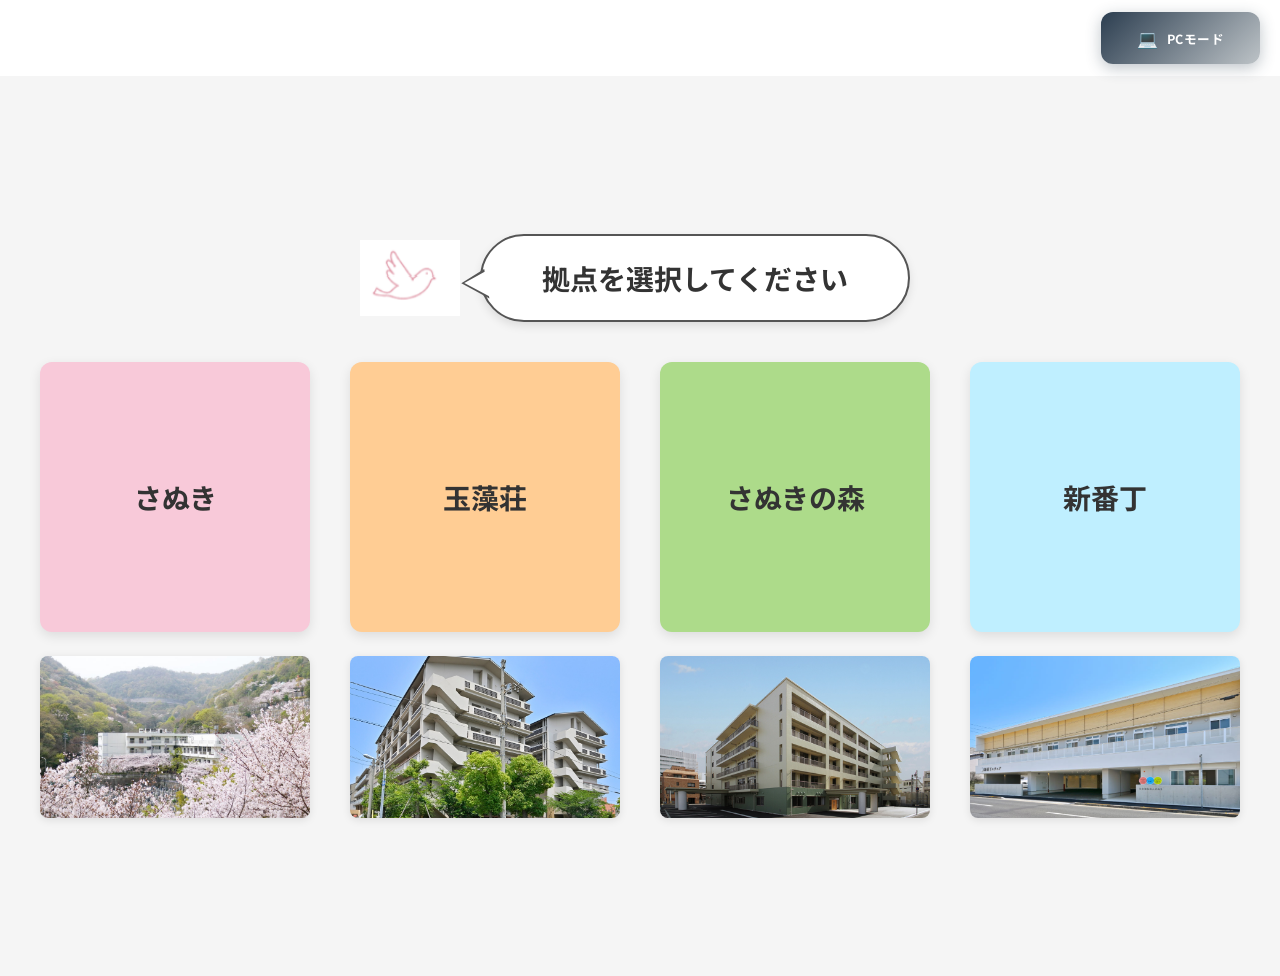
<file: tablet-selection.html>
<!DOCTYPE html>
<html lang="ja">

<head>
    <meta charset="UTF-8">
    <meta name="viewport" content="width=device-width, initial-scale=1.0">
    <title>勤怠システム - タブレット拠点選択</title>
    <link rel="preconnect" href="https://fonts.googleapis.com">
    <link rel="preconnect" href="https://fonts.gstatic.com" crossorigin>
    <link href="https://fonts.googleapis.com/css2?family=Noto+Sans+JP:wght@400;500;700&display=swap" rel="stylesheet">
    <link rel="stylesheet" href="css/style.css">
</head>

<body class="tablet-mode">
    <div
        style="padding: 12px 20px; display: flex; justify-content: flex-end; align-items: center; background-color: #fff; position: sticky; top: 0; z-index: 100;">
        <button class="btn btn-pc-mode" id="btnPcMode" onclick="switchToPcModeSelection()">
            <span class="icon">💻</span>
            <span>PCモード</span>
        </button>
    </div>
    <div class="tablet-selection-page" style="min-height: calc(100vh - 60px);">
        <div class="speech-bubble-container">
            <img src="assets/bird_icon.png" class="bird-icon" alt="Bird">
            <div class="speech-bubble">
                拠点を選択してください
            </div>
        </div>

        <div class="selection-grid">
            <!-- さぬき -->
            <div class="selection-item" onclick="selectGroup('さぬき')">
                <div class="selection-box" style="background-color: #f8c9d9;">さぬき</div>
                <img src="assets/facility_sanuki.jpg" alt="さぬき" class="selection-image"
                    onerror="this.src='https://via.placeholder.com/200x120?text=%E3%81%95%E3%81%AC%E3%81%8D'">
            </div>

            <!-- 玉藻荘 -->
            <div class="selection-item" onclick="selectGroup('玉藻荘')">
                <div class="selection-box" style="background-color: #ffcd94;">玉藻荘</div>
                <img src="assets/facility_tamamoso.jpg" alt="玉藻荘" class="selection-image"
                    onerror="this.src='https://via.placeholder.com/200x120?text=%E7%8E%89%E8%97%BB%E8%8D%98'">
            </div>

            <!-- さぬきの森 -->
            <div class="selection-item" onclick="selectGroup('さぬきの森')">
                <div class="selection-box" style="background-color: #addb8a;">さぬきの森</div>
                <img src="assets/facility_mori.png" alt="さぬきの森" class="selection-image">
            </div>

            <!-- 新番丁 -->
            <div class="selection-item" onclick="selectGroup('新番丁')">
                <div class="selection-box" style="background-color: #bfefff;">新番丁</div>
                <img src="assets/facility_shinbancho.png" alt="新番丁" class="selection-image">
            </div>
        </div>
    </div>

    <script src="js/app.js"></script>
    <script src="js/tablet-selection.js"></script>
</body>

</html>
</file>
<file: css/style.css>
/* ============================================
   勤怠システム - 共通スタイルシート
   ============================================ */

/* --- CSS Variables --- */
:root {
  --primary-blue: #2980b9;
  --primary-blue-dark: #1a5276;
  --primary-blue-light: #3498db;
  --header-bg: #2980b9;
  --status-bar-bg: #2980b9;
  --btn-pink: #e8a0b0;
  --btn-pink-hover: #d48a9a;
  --btn-pink-active: #c07585;
  --btn-login-bg: #2c3e50;
  --btn-login-hover: #1a252f;
  --btn-edit-bg: #2980b9;
  --btn-edit-hover: #1a6da0;
  --btn-display-bg: #2980b9;
  --text-dark: #333;
  --text-light: #fff;
  --text-muted: #888;
  --border-color: #ccc;
  --border-light: #ddd;
  --bg-white: #fff;
  --bg-light: #f9f9f9;
  --bg-row-even: #eef5fa;
  --bg-row-odd: #fff;
  --bg-body: #f5f5f5;
  --shadow: 0 2px 8px rgba(0, 0, 0, 0.08);
  --font-family: 'Noto Sans JP', 'メイリオ', Meiryo, sans-serif;
  --radius: 4px;
  --transition: all 0.2s ease;
}

/* --- Reset & Base --- */
*,
*::before,
*::after {
  margin: 0;
  padding: 0;
  box-sizing: border-box;
}

html {
  font-size: 14px;
}

body {
  font-family: var(--font-family);
  color: var(--text-dark);
  background-color: var(--bg-body);
  line-height: 1.6;
  min-height: 100vh;
}

a {
  color: var(--primary-blue);
  text-decoration: none;
}

a:hover {
  text-decoration: underline;
}

/* --- Layout Utilities --- */
.container {
  max-width: 1100px;
  margin: 0 auto;
  padding: 0 20px;
}

.flex-center {
  display: flex;
  align-items: center;
  justify-content: center;
}

.flex-between {
  display: flex;
  align-items: center;
  justify-content: space-between;
}

/* --- Header --- */
.header {
  background-color: var(--bg-white);
  border-bottom: 3px solid var(--header-bg);
  padding: 8px 20px;
  display: flex;
  align-items: center;
  justify-content: space-between;
  box-shadow: var(--shadow);
  position: sticky;
  top: 0;
  z-index: 100;
}

.header-left {
  display: flex;
  align-items: center;
  gap: 12px;
}

.header-right {
  display: flex;
  align-items: center;
  gap: 16px;
}

.header .logo {
  width: 36px;
  height: 36px;
}

.header .grid-icon {
  font-size: 24px;
  color: var(--primary-blue);
  cursor: pointer;
}

/* --- Nav Menu Popover --- */
.nav-menu-wrapper {
  position: relative;
  display: flex;
  align-items: center;
}

.nav-popover {
  display: none;
  position: absolute;
  top: 0;
  left: calc(100% + 8px);
  background-color: var(--bg-white);
  border: 1px solid var(--border-color);
  border-radius: var(--radius);
  box-shadow: 0 4px 16px rgba(0, 0, 0, 0.15);
  padding: 12px 16px;
  z-index: 200;
  white-space: nowrap;
  display: none;
  align-items: center;
  gap: 12px;
}

.nav-popover.active {
  display: flex;
}

.nav-popover-close {
  font-size: 1.2rem;
  color: var(--primary-blue);
  cursor: pointer;
  font-weight: bold;
  line-height: 1;
}

.nav-popover-close:hover {
  color: var(--primary-blue-dark);
}

.header .group-info {
  font-size: 0.85rem;
}

.header .group-info .label {
  font-size: 0.75rem;
  color: var(--text-muted);
}

.header .admin-link {
  font-size: 0.85rem;
  color: var(--text-dark);
  cursor: pointer;
  padding: 4px 8px;
  border: 1px solid var(--border-color);
  border-radius: var(--radius);
}

.header .admin-link:hover {
  background-color: var(--bg-light);
}

.header .user-name {
  font-size: 0.9rem;
  color: var(--text-dark);
}

.btn-logout {
  background-color: var(--primary-blue);
  color: var(--text-light);
  border: none;
  padding: 6px 16px;
  border-radius: var(--radius);
  cursor: pointer;
  font-size: 0.85rem;
  transition: var(--transition);
}

.btn-logout:hover {
  background-color: var(--primary-blue-dark);
}

/* --- Status Bar --- */
.status-bar {
  background-color: var(--status-bar-bg);
  color: var(--text-light);
  text-align: center;
  padding: 8px 0;
  font-size: 1rem;
  font-weight: bold;
  letter-spacing: 2px;
}

.status-bar.working {
  background-color: #27ae60;
}

.status-bar.off {
  background-color: var(--primary-blue);
}

/* --- Buttons --- */
.btn {
  display: inline-block;
  padding: 10px 28px;
  border: none;
  border-radius: var(--radius);
  cursor: pointer;
  font-size: 0.95rem;
  font-family: var(--font-family);
  transition: var(--transition);
  text-align: center;
}

.btn-pink {
  background-color: var(--btn-pink);
  color: var(--text-dark);
  min-width: 140px;
}

.btn-pink:hover {
  background-color: var(--btn-pink-hover);
}

.btn-pink:active {
  background-color: var(--btn-pink-active);
}

.btn-pink.active {
  background-color: #f0b0c0;
  border: 2px solid #d48a9a;
}

.btn-login {
  background-color: var(--btn-login-bg);
  color: var(--text-light);
  width: 100%;
  padding: 12px;
  font-size: 1rem;
  border-radius: var(--radius);
}

.btn-login:hover {
  background-color: var(--btn-login-hover);
}

.btn-edit {
  background-color: var(--btn-edit-bg);
  color: var(--text-light);
  padding: 4px 16px;
  font-size: 0.8rem;
  border-radius: var(--radius);
}

.btn-edit:hover {
  background-color: var(--btn-edit-hover);
}

.btn-display {
  background-color: var(--btn-display-bg);
  color: var(--text-light);
  padding: 8px 32px;
  font-size: 0.95rem;
  border-radius: var(--radius);
}

.btn-display:hover {
  background-color: var(--primary-blue-dark);
}

/* --- Tablet Mode Button --- */
.btn-tablet-mode {
  background: linear-gradient(135deg, #6a11cb 0%, #2575fc 100%);
  color: #fff !important;
  border: none;
  font-weight: 700;
  padding: 8px 20px;
  border-radius: 50px;
  cursor: pointer;
  display: flex;
  align-items: center;
  gap: 8px;
  box-shadow: 0 4px 15px rgba(37, 117, 252, 0.3);
  transition: all 0.3s cubic-bezier(0.4, 0, 0.2, 1);
  font-size: 0.9rem;
  letter-spacing: 0.5px;
}

.btn-tablet-mode:hover {
  transform: translateY(-2px);
  box-shadow: 0 6px 20px rgba(37, 117, 252, 0.4);
  filter: brightness(1.1);
}

.btn-tablet-mode:active {
  transform: translateY(0);
}

.btn-tablet-mode.active {
  background: linear-gradient(135deg, #f093fb 0%, #f5576c 100%);
  box-shadow: 0 4px 15px rgba(245, 87, 108, 0.3);
}

.btn-tablet-mode .icon {
  font-size: 1.2rem;
}

/* --- PC Mode Button --- */
.btn-pc-mode {
  background: linear-gradient(135deg, #2c3e50 0%, #bdc3c7 100%);
  color: #fff !important;
  border: none;
  font-weight: 700;
  padding: 8px 20px;
  border-radius: 50px;
  cursor: pointer;
  display: flex;
  align-items: center;
  gap: 8px;
  box-shadow: 0 4px 15px rgba(44, 62, 80, 0.3);
  transition: all 0.3s cubic-bezier(0.4, 0, 0.2, 1);
  font-size: 0.9rem;
  letter-spacing: 0.5px;
}

.btn-pc-mode:hover {
  transform: translateY(-2px);
  box-shadow: 0 6px 20px rgba(44, 62, 80, 0.4);
  filter: brightness(1.2);
}

.btn-pc-mode .icon {
  font-size: 1.2rem;
}

/* Visibility rules for login screen mode toggles */
.tablet-mode #btnTabletMode {
  display: none !important;
}

.tablet-mode #btnPcMode {
  display: flex !important;
}

/* --- Form Elements --- */
.form-group {
  margin-bottom: 12px;
}

.form-group label {
  display: block;
  font-size: 0.8rem;
  color: var(--text-muted);
  margin-bottom: 4px;
}

.form-input {
  width: 100%;
  padding: 10px 12px;
  border: 1px solid var(--border-color);
  border-radius: var(--radius);
  font-size: 0.95rem;
  font-family: var(--font-family);
  background-color: var(--bg-white);
  transition: var(--transition);
}

.form-input:focus {
  outline: none;
  border-color: var(--primary-blue-light);
  box-shadow: 0 0 0 2px rgba(52, 152, 219, 0.15);
}

.form-input::placeholder {
  color: #bbb;
}

/* --- Clock Display --- */
.clock-display {
  text-align: center;
}

.clock-display .date {
  font-size: 2rem;
  font-weight: bold;
  color: var(--text-dark);
  line-height: 1.3;
}

.clock-display .time {
  font-size: 2rem;
  font-weight: bold;
  color: var(--text-dark);
}

/* --- Login Page Layout --- */
.login-page {
  min-height: 100vh;
  display: flex;
  flex-direction: column;
  background-color: var(--bg-white);
}

.login-container {
  flex: 1;
  display: flex;
  align-items: center;
  justify-content: center;
  padding: 40px 20px;
}

.login-content {
  display: flex;
  align-items: flex-start;
  gap: 80px;
  max-width: 900px;
  width: 100%;
}

.login-left {
  flex: 1;
  display: flex;
  flex-direction: column;
  align-items: center;
  justify-content: center;
  padding-top: 30px;
}

.login-right {
  flex: 1;
  max-width: 300px;
}

.login-logo {
  margin-bottom: 30px;
}

.login-logo img {
  width: 40px;
  height: 40px;
}

.login-footer {
  height: 4px;
  background: linear-gradient(to right, #e74c3c, #27ae60);
  width: 100%;
}

/* --- Clock Buttons --- */
.clock-buttons {
  display: flex;
  gap: 12px;
  margin: 16px 0;
}

.clock-buttons .btn {
  flex: 1;
}

/* --- Dashboard Layout --- */
.dashboard-main {
  padding: 30px 40px;
  display: flex;
  gap: 60px;
  max-width: 1000px;
  margin: 0 auto;
}

.dashboard-left {
  flex: 1;
}

.dashboard-right {
  display: flex;
  flex-direction: column;
  gap: 12px;
  min-width: 180px;
}

.dashboard-right .btn-pink {
  width: 100%;
  padding: 12px 20px;
  font-size: 0.95rem;
}

.info-row {
  display: flex;
  align-items: center;
  margin-bottom: 10px;
}

.info-row .info-label {
  width: 100px;
  font-size: 0.9rem;
  font-weight: bold;
  color: var(--text-dark);
}

.info-row .info-value {
  display: flex;
  align-items: center;
  gap: 8px;
}

.info-row .info-value input {
  width: 80px;
  padding: 6px 8px;
  border: 1px solid var(--border-color);
  border-radius: var(--radius);
  font-size: 0.9rem;
  text-align: center;
}

.info-row .info-value span {
  font-size: 0.9rem;
}

.section-label {
  font-size: 0.9rem;
  font-weight: bold;
  color: var(--text-dark);
  margin-top: 20px;
  margin-bottom: 8px;
}

/* --- Attendance Table Page --- */
.attendance-page {
  background-color: var(--bg-white);
  min-height: 100vh;
}

.attendance-toolbar {
  display: flex;
  align-items: center;
  gap: 16px;
  padding: 12px 20px;
}

.attendance-toolbar .month-selector {
  display: flex;
  align-items: center;
  gap: 8px;
}

.attendance-toolbar .month-label {
  font-size: 0.85rem;
  color: var(--text-dark);
}

.attendance-toolbar input[type="month"] {
  padding: 6px 10px;
  border: 1px solid var(--primary-blue);
  border-radius: var(--radius);
  font-size: 0.9rem;
  color: var(--text-light);
  background-color: var(--primary-blue);
  cursor: pointer;
}

.attendance-toolbar .employee-info {
  margin-left: auto;
  font-size: 0.9rem;
  color: var(--text-dark);
}

/* --- Summary Section --- */
.summary-section {
  display: flex;
  gap: 20px;
  padding: 10px 20px;
  margin-bottom: 10px;
}

.summary-box {
  flex: 1;
  border: 1px solid var(--border-color);
  border-radius: var(--radius);
  overflow: hidden;
}

.summary-box .summary-title {
  background-color: var(--bg-light);
  padding: 6px 12px;
  font-size: 0.85rem;
  font-weight: bold;
  color: var(--text-dark);
  border-bottom: 1px solid var(--border-color);
}

.summary-box .summary-content {
  padding: 8px 12px;
}

.summary-grid {
  display: grid;
  grid-template-columns: 1fr 1fr;
  gap: 4px 20px;
}

.summary-item {
  display: flex;
  justify-content: space-between;
  align-items: center;
  font-size: 0.8rem;
  padding: 2px 0;
}

.summary-item .item-label {
  color: var(--text-dark);
  font-weight: 500;
}

.summary-item .item-value {
  color: var(--text-dark);
  font-weight: bold;
  min-width: 50px;
  text-align: right;
}

/* --- Attendance Table --- */
.attendance-table-wrapper {
  padding: 0 20px 20px;
  overflow-x: auto;
}

.attendance-table {
  width: 100%;
  border-collapse: collapse;
  font-size: 0.8rem;
}

.attendance-table thead th {
  background-color: var(--primary-blue);
  color: var(--text-light);
  padding: 8px 6px;
  text-align: center;
  font-weight: 500;
  white-space: nowrap;
  border: 1px solid #2475a8;
}

.attendance-table tbody tr:nth-child(even) {
  background-color: var(--bg-row-even);
}

.attendance-table tbody tr:nth-child(odd) {
  background-color: var(--bg-row-odd);
}

.attendance-table tbody tr:hover {
  background-color: #d5e8f5;
}

.attendance-table tbody td {
  padding: 6px 8px;
  text-align: center;
  border: 1px solid var(--border-light);
  white-space: nowrap;
}

.attendance-table tbody td:first-child {
  font-weight: bold;
  color: var(--primary-blue);
}

.attendance-table .sunday {
  color: #e74c3c;
}

.attendance-table .saturday {
  color: #2980b9;
}

/* --- Modal --- */
.modal-overlay {
  display: none;
  position: fixed;
  top: 0;
  left: 0;
  width: 100%;
  height: 100%;
  background-color: rgba(0, 0, 0, 0.5);
  z-index: 1000;
  justify-content: center;
  align-items: center;
}

.modal-overlay.active {
  display: flex;
}

.modal {
  background-color: var(--bg-white);
  border-radius: 8px;
  padding: 24px;
  min-width: 400px;
  max-width: 500px;
  box-shadow: 0 8px 32px rgba(0, 0, 0, 0.2);
}

.modal-title {
  font-size: 1.1rem;
  font-weight: bold;
  color: var(--primary-blue);
  margin-bottom: 16px;
  padding-bottom: 8px;
  border-bottom: 2px solid var(--primary-blue);
}

.modal-actions {
  display: flex;
  gap: 12px;
  justify-content: flex-end;
  margin-top: 20px;
}

.modal-actions .btn {
  min-width: 80px;
}

.btn-cancel {
  background-color: #95a5a6;
  color: var(--text-light);
}

.btn-cancel:hover {
  background-color: #7f8c8d;
}

.btn-submit {
  background-color: var(--primary-blue);
  color: var(--text-light);
}

.btn-submit:hover {
  background-color: var(--primary-blue-dark);
}

/* --- Loading --- */
.loading {
  display: none;
  text-align: center;
  padding: 40px;
  color: var(--text-muted);
}

.loading.active {
  display: block;
}

/* --- Toast Notification --- */
.toast {
  position: fixed;
  top: 20px;
  right: 20px;
  padding: 12px 24px;
  border-radius: var(--radius);
  color: var(--text-light);
  font-size: 0.9rem;
  z-index: 2000;
  opacity: 0;
  transform: translateY(-20px);
  transition: all 0.3s ease;
}

.toast.show {
  opacity: 1;
  transform: translateY(0);
}

.toast.success {
  background-color: #27ae60;
}

.toast.error {
  background-color: #e74c3c;
}

.toast.info {
  background-color: var(--primary-blue);
}

/* --- Responsive --- */
@media (max-width: 768px) {
  .login-content {
    flex-direction: column;
    align-items: center;
    gap: 30px;
  }

  .login-right {
    max-width: 100%;
    width: 100%;
  }

  .dashboard-main {
    flex-direction: column;
    padding: 20px;
  }

  .summary-section {
    flex-direction: column;
  }

  .clock-display .date {
    font-size: 1.5rem;
  }

  .clock-display .time {
    font-size: 1.5rem;
  }

  .attendance-toolbar {
    flex-wrap: wrap;
  }
}

/* ============================================
   Tablet Mode Overrides
   ============================================ */
html.tablet-mode {
  font-size: 18px;
}

.tablet-mode body {
  background-color: #f0f2f5;
}

.tablet-mode .header {
  padding: 12px 24px;
}

.tablet-mode .btn {
  padding: 14px 36px;
  border-radius: 12px;
}

.tablet-mode .btn-pink {
  box-shadow: 0 4px 10px rgba(232, 160, 176, 0.4);
}

.tablet-mode .dashboard-main {
  gap: 80px;
  padding: 60px 40px;
}

.tablet-mode .clock-display .date {
  font-size: 2.5rem;
}

.tablet-mode .clock-display .time {
  font-size: 3rem;
}

.tablet-mode .attendance-table tbody td {
  padding: 12px 10px;
}

.tablet-mode .modal {
  min-width: 500px;
  padding: 40px;
}

.tablet-mode .form-input {
  padding: 14px 16px;
  font-size: 1.1rem;
}

/* --- Tablet Selection Page --- */
.tablet-selection-page {
  display: flex;
  flex-direction: column;
  align-items: center;
  justify-content: center;
  padding: 40px;
  background-color: var(--bg-gray);
  height: 100vh;
}

/* --- Speech Bubble Component --- */
.speech-bubble-container {
  display: flex;
  align-items: center;
  gap: 20px;
  margin-bottom: 40px;
  width: 100%;
  max-width: 800px;
  padding-left: 10%;
}

.bird-icon {
  width: 100px;
  height: 80px;
  object-fit: contain;
  flex-shrink: 0;
}

.speech-bubble {
  position: relative;
  background: #fff;
  border: 2px solid #555;
  border-radius: 100px;
  padding: 20px 60px;
  font-size: 2rem;
  font-weight: bold;
  color: #333;
  box-shadow: 0 4px 10px rgba(0, 0, 0, 0.1);
}

.speech-bubble::after {
  content: '';
  position: absolute;
  left: -20px;
  top: 60%;
  transform: translateY(-50%) rotate(-10deg);
  border-top: 10px solid transparent;
  border-bottom: 20px solid transparent;
  border-right: 25px solid #555;
}

.speech-bubble::before {
  content: '';
  position: absolute;
  left: -17px;
  top: 60%;
  transform: translateY(-50%) rotate(-10deg);
  border-top: 8px solid transparent;
  border-bottom: 18px solid transparent;
  border-right: 23px solid #fff;
  z-index: 1;
}

.selection-grid {
  display: grid;
  grid-template-columns: repeat(4, 1fr);
  gap: 40px;
  max-width: 1200px;
  width: 100%;
}

.selection-item {
  display: flex;
  flex-direction: column;
  align-items: center;
  cursor: pointer;
  transition: transform 0.2s cubic-bezier(0.175, 0.885, 0.32, 1.275);
}

.selection-item:hover {
  transform: scale(1.08);
}

.selection-box {
  width: 100%;
  aspect-ratio: 1 / 1;
  display: flex;
  justify-content: center;
  align-items: center;
  font-size: 2rem;
  font-weight: bold;
  color: #333;
  border-radius: 12px;
  margin-bottom: 24px;
  box-shadow: 0 4px 12px rgba(0, 0, 0, 0.1);
  text-align: center;
  padding: 10px;
}

.selection-image {
  width: 100%;
  aspect-ratio: 5 / 3;
  object-fit: cover;
  border-radius: 8px;
  box-shadow: 0 2px 8px rgba(0, 0, 0, 0.1);
}

/* ログイン後の遷移先画面でタブレットモードボタンを非表示にする */
.attendance-page .btn-tablet-mode {
  display: none !important;
}
</file>
